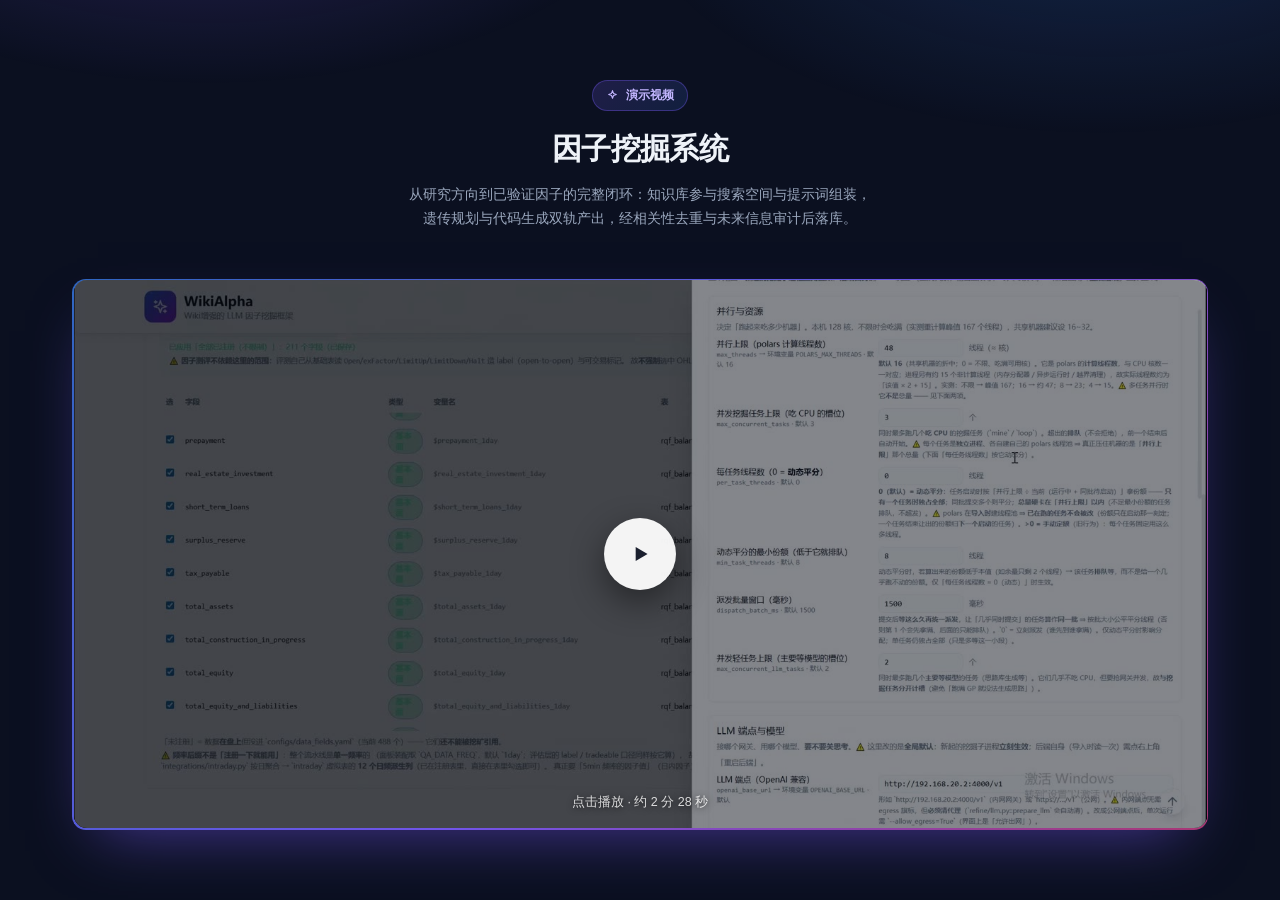
<file: index.html>
<!DOCTYPE html>
<html lang="zh-CN">
<head>
<meta charset="UTF-8" />
<meta name="viewport" content="width=device-width, initial-scale=1.0, viewport-fit=cover" />
<meta name="robots" content="noindex, nofollow, noarchive" />
<meta name="color-scheme" content="dark light" />
<title>因子挖掘系统 · 演示视频</title>
<meta name="description" content="量化因子挖掘系统演示视频" />
<link rel="icon" href="data:image/svg+xml,%3Csvg xmlns='http://www.w3.org/2000/svg' viewBox='0 0 24 24'%3E%3Cdefs%3E%3ClinearGradient id='g' x1='0' y1='0' x2='1' y2='1'%3E%3Cstop offset='0' stop-color='%233b82f6'/%3E%3Cstop offset='1' stop-color='%237c3aed'/%3E%3C/linearGradient%3E%3C/defs%3E%3Crect width='24' height='24' rx='6' fill='url(%23g)'/%3E%3Cpath d='M10 8.5l6 3.5-6 3.5z' fill='white'/%3E%3C/svg%3E" />
<style>
  *, *::before, *::after { box-sizing: border-box; }

  :root {
    --bg: #0b1020;
    --bg-2: #131a30;
    --fg: #eef2f8;
    --muted: #9aa7bd;
    --accent: #7c5cff;
    --accent-2: #3b82f6;
    --border: rgba(255, 255, 255, 0.1);
    --radius: 14px;
  }

  html, body { height: 100%; }

  body {
    margin: 0;
    background: var(--bg);
    color: var(--fg);
    font-family: ui-sans-serif, -apple-system, BlinkMacSystemFont, "Segoe UI",
      "PingFang SC", "Microsoft YaHei", "Hiragino Sans GB", sans-serif;
    font-size: 15px;
    line-height: 1.6;
    -webkit-font-smoothing: antialiased;
    display: flex;
    flex-direction: column;
    min-height: 100dvh;
    overflow-x: hidden;
  }

  /* 背景光晕 */
  body::before {
    content: "";
    position: fixed;
    inset: -20% -10% auto -10%;
    height: 70vh;
    background:
      radial-gradient(45% 60% at 22% 0%, rgba(124, 92, 255, 0.28), transparent 70%),
      radial-gradient(45% 60% at 80% 8%, rgba(59, 130, 246, 0.22), transparent 70%);
    pointer-events: none;
    z-index: 0;
  }

  .wrap {
    position: relative;
    z-index: 1;
    width: 100%;
    max-width: 1180px;
    margin: 0 auto;
    padding: 40px 22px 30px;
    flex: 1;
    display: flex;
    flex-direction: column;
    justify-content: center;
  }

  header { margin-bottom: 22px; text-align: center; }

  .eyebrow {
    display: inline-flex;
    align-items: center;
    gap: 7px;
    padding: 5px 13px;
    border-radius: 999px;
    margin-bottom: 14px;
    background: linear-gradient(135deg, rgba(124, 92, 255, 0.18), rgba(59, 130, 246, 0.14));
    border: 1px solid rgba(124, 92, 255, 0.34);
    color: #c3b6ff;
    font-size: 12px;
    font-weight: 600;
    letter-spacing: 0.02em;
  }

  h1 {
    margin: 0;
    font-size: clamp(21px, 3.2vw, 30px);
    font-weight: 700;
    letter-spacing: -0.02em;
  }

  .sub {
    margin: 10px auto 0;
    max-width: 62ch;
    color: var(--muted);
    font-size: 13.5px;
    line-height: 1.75;
  }

  /* 播放器 */
  .player {
    position: relative;
    margin: 26px auto 0;
    width: 100%;
    border-radius: var(--radius);
    padding: 1.5px;
    background: linear-gradient(135deg, rgba(59, 130, 246, 0.75), rgba(124, 92, 255, 0.9) 55%, rgba(236, 72, 153, 0.7));
    box-shadow: 0 26px 60px -26px rgba(124, 92, 255, 0.55);
  }

  .player-inner {
    position: relative;
    border-radius: calc(var(--radius) - 1px);
    background: #000;
    overflow: hidden;
  }

  video {
    display: block;
    width: 100%;
    height: auto;
    max-height: 74vh;
    background: #000;
    vertical-align: middle;
  }

  /* 海报层：点击后才加载视频，省流量 */
  .poster {
    position: absolute;
    inset: 0;
    display: flex;
    align-items: center;
    justify-content: center;
    background: #080c17;
    cursor: pointer;
    border: none;
    padding: 0;
    width: 100%;
    height: 100%;
    color: inherit;
    font: inherit;
  }

  .poster img {
    position: absolute;
    inset: 0;
    width: 100%;
    height: 100%;
    object-fit: cover;
    opacity: 0.5;
  }

  .poster[hidden] { display: none; }

  .play-btn {
    position: relative;
    display: flex;
    align-items: center;
    justify-content: center;
    width: 72px;
    height: 72px;
    border-radius: 50%;
    background: rgba(255, 255, 255, 0.94);
    color: #1a1f2e;
    box-shadow: 0 12px 34px rgba(0, 0, 0, 0.45);
    transition: transform 0.18s ease, box-shadow 0.18s ease;
  }

  .poster:hover .play-btn { transform: scale(1.08); box-shadow: 0 16px 42px rgba(0, 0, 0, 0.55); }
  .poster:focus-visible .play-btn { outline: 3px solid var(--accent); outline-offset: 4px; }

  .poster-hint {
    position: absolute;
    left: 0;
    right: 0;
    bottom: 16px;
    text-align: center;
    font-size: 12.5px;
    color: rgba(255, 255, 255, 0.82);
    text-shadow: 0 1px 6px rgba(0, 0, 0, 0.7);
  }

  code {
    font-family: ui-monospace, "Cascadia Mono", Consolas, monospace;
    background: rgba(255, 255, 255, 0.08);
    padding: 1.5px 6px;
    border-radius: 4px;
    font-size: 0.94em;
  }

  @media (max-width: 640px) {
    .wrap { padding: 26px 14px 22px; }
    video { max-height: 56vh; }
    .play-btn { width: 60px; height: 60px; }
    header { margin-bottom: 16px; }
  }

  @media (prefers-reduced-motion: reduce) {
    * { transition-duration: 0.01ms !important; }
  }
</style>
</head>
<body>
  <div class="wrap">
    <header>
      <span class="eyebrow">
        <svg width="13" height="13" viewBox="0 0 24 24" fill="none" stroke="currentColor"
             stroke-width="2" stroke-linecap="round" stroke-linejoin="round" aria-hidden="true">
          <path d="M12 3l1.9 5.1L19 10l-5.1 1.9L12 17l-1.9-5.1L5 10l5.1-1.9z"/>
        </svg>
        演示视频
      </span>
      <h1>因子挖掘系统</h1>
      <p class="sub">
        从研究方向到已验证因子的完整闭环：知识库参与搜索空间与提示词组装，
        遗传规划与代码生成双轨产出，经相关性去重与未来信息审计后落库。
      </p>
    </header>

    <div class="player">
      <div class="player-inner">
        <video id="v" controls preload="none" playsinline
               poster="media/poster.jpg" width="2560" height="1238">
          <!-- 优先 AV1（体积更小、保留原分辨率），不支持时回落到 H.264 -->
          <source src="media/av1.mp4" type="video/mp4" />
          <source src="media/h264.mp4" type="video/mp4" />
          你的浏览器不支持 HTML5 视频，请
          <a href="media/h264.mp4">下载观看</a>。
        </video>

        <button class="poster" id="poster" type="button" aria-label="播放演示视频">
          <img src="media/poster.jpg" alt="" />
          <span class="play-btn">
            <svg width="26" height="26" viewBox="0 0 24 24" fill="currentColor" aria-hidden="true">
              <path d="M8 5.5v13l11-6.5z"/>
            </svg>
          </span>
          <span class="poster-hint">点击播放 · 约 2 分 28 秒</span>
        </button>
      </div>
    </div>
  </div>

  <script>
    (function () {
      var v = document.getElementById('v');
      var poster = document.getElementById('poster');

      function play() {
        poster.hidden = true;
        v.play().catch(function () {
          // 若浏览器拒绝自动播放，回退到原生控件让用户手动点
          v.controls = true;
          poster.hidden = true;
        });
      }

      poster.addEventListener('click', play);

      // 视频播完回到海报态
      v.addEventListener('ended', function () {
        poster.hidden = false;
        v.currentTime = 0;
      });

      // 键盘可达：焦点在海报上时回车/空格播放
      poster.addEventListener('keydown', function (e) {
        if (e.key === 'Enter' || e.key === ' ') { e.preventDefault(); play(); }
      });
    })();
  </script>
</body>
</html>
</file>
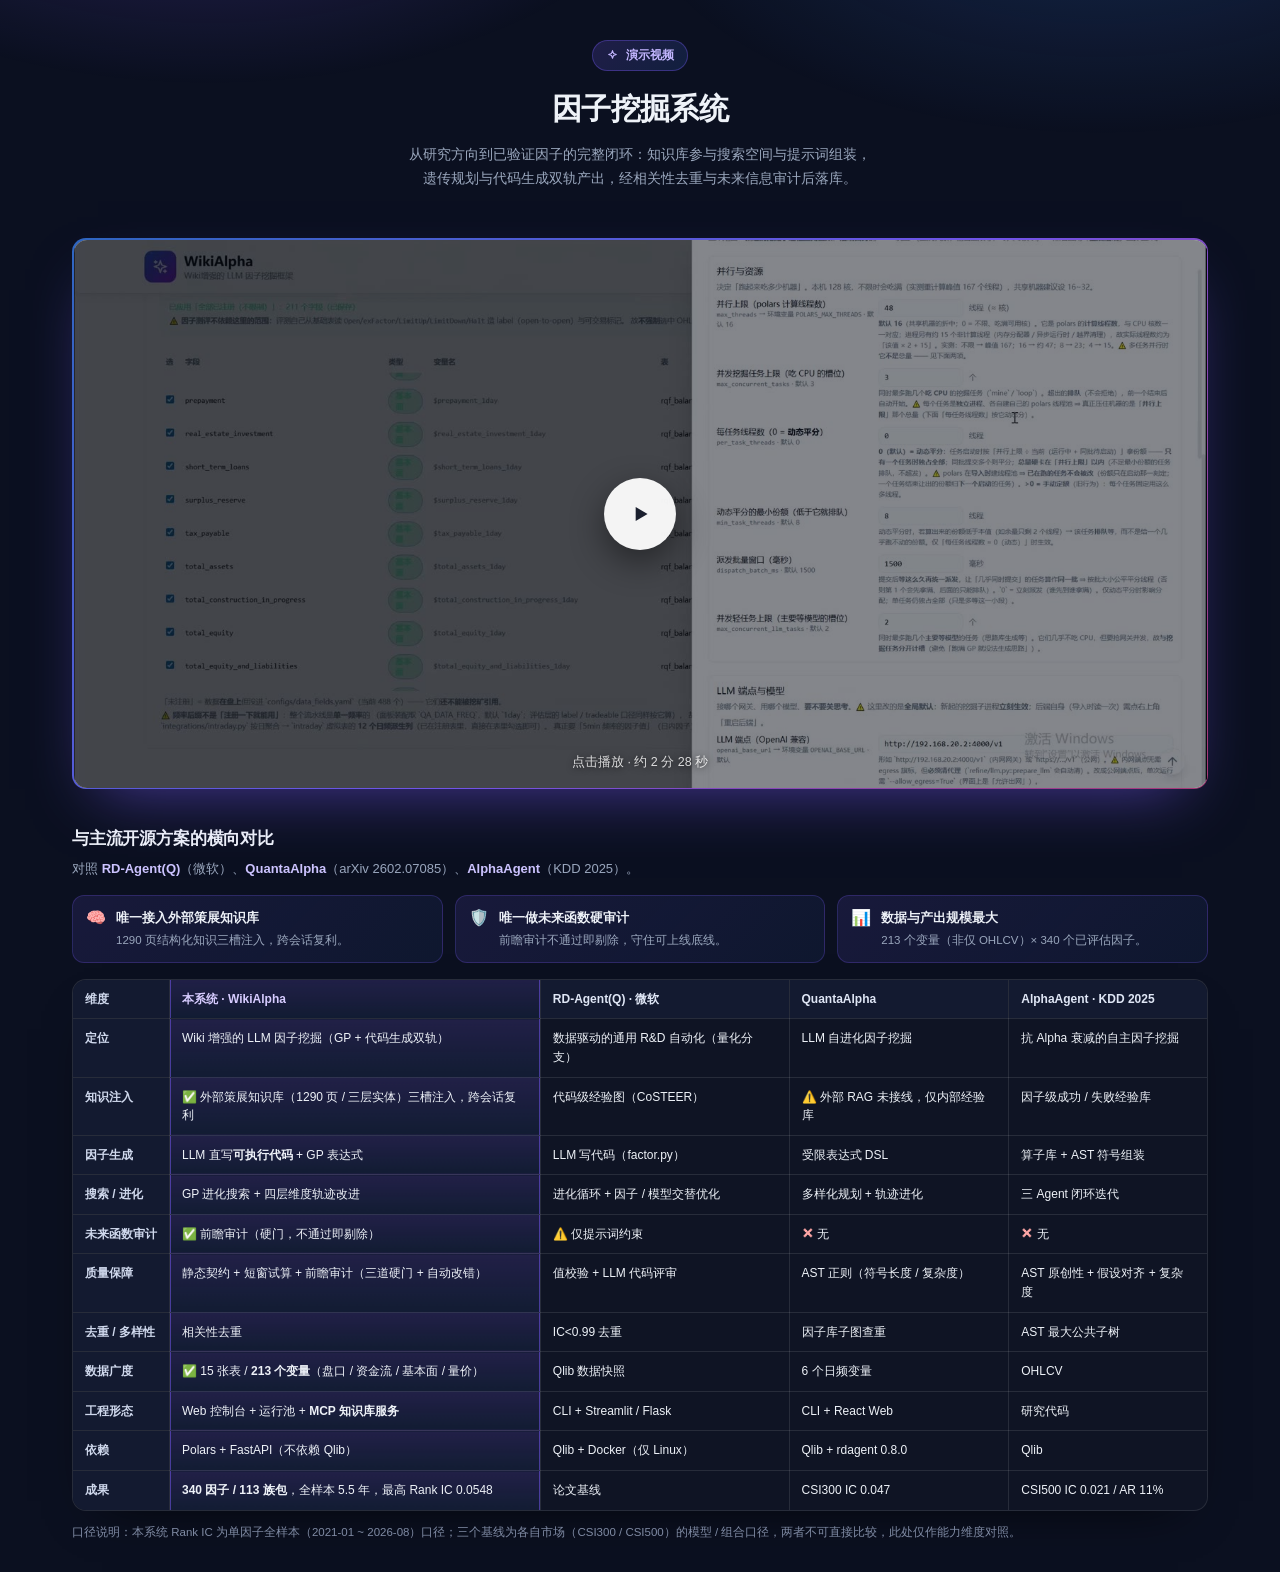
<file: site/index.html>
<!DOCTYPE html>
<html lang="zh-CN">
<head>
<meta charset="UTF-8" />
<meta name="viewport" content="width=device-width, initial-scale=1.0, viewport-fit=cover" />
<meta name="robots" content="noindex, nofollow, noarchive" />
<meta name="color-scheme" content="dark light" />
<title>因子挖掘系统 · 演示视频</title>
<meta name="description" content="量化因子挖掘系统演示视频" />
<link rel="icon" href="data:image/svg+xml,%3Csvg xmlns='http://www.w3.org/2000/svg' viewBox='0 0 24 24'%3E%3Cdefs%3E%3ClinearGradient id='g' x1='0' y1='0' x2='1' y2='1'%3E%3Cstop offset='0' stop-color='%233b82f6'/%3E%3Cstop offset='1' stop-color='%237c3aed'/%3E%3C/linearGradient%3E%3C/defs%3E%3Crect width='24' height='24' rx='6' fill='url(%23g)'/%3E%3Cpath d='M10 8.5l6 3.5-6 3.5z' fill='white'/%3E%3C/svg%3E" />
<style>
  *, *::before, *::after { box-sizing: border-box; }

  :root {
    --bg: #0b1020;
    --bg-2: #131a30;
    --fg: #eef2f8;
    --muted: #9aa7bd;
    --accent: #7c5cff;
    --accent-2: #3b82f6;
    --border: rgba(255, 255, 255, 0.1);
    --radius: 14px;
  }

  html, body { height: 100%; }

  body {
    margin: 0;
    background: var(--bg);
    color: var(--fg);
    font-family: ui-sans-serif, -apple-system, BlinkMacSystemFont, "Segoe UI",
      "PingFang SC", "Microsoft YaHei", "Hiragino Sans GB", sans-serif;
    font-size: 15px;
    line-height: 1.6;
    -webkit-font-smoothing: antialiased;
    display: flex;
    flex-direction: column;
    min-height: 100dvh;
    overflow-x: hidden;
  }

  /* 背景光晕 */
  body::before {
    content: "";
    position: fixed;
    inset: -20% -10% auto -10%;
    height: 70vh;
    background:
      radial-gradient(45% 60% at 22% 0%, rgba(124, 92, 255, 0.28), transparent 70%),
      radial-gradient(45% 60% at 80% 8%, rgba(59, 130, 246, 0.22), transparent 70%);
    pointer-events: none;
    z-index: 0;
  }

  .wrap {
    position: relative;
    z-index: 1;
    width: 100%;
    max-width: 1180px;
    margin: 0 auto;
    padding: 40px 22px 30px;
    flex: 1;
    display: flex;
    flex-direction: column;
    justify-content: center;
  }

  header { margin-bottom: 22px; text-align: center; }

  .eyebrow {
    display: inline-flex;
    align-items: center;
    gap: 7px;
    padding: 5px 13px;
    border-radius: 999px;
    margin-bottom: 14px;
    background: linear-gradient(135deg, rgba(124, 92, 255, 0.18), rgba(59, 130, 246, 0.14));
    border: 1px solid rgba(124, 92, 255, 0.34);
    color: #c3b6ff;
    font-size: 12px;
    font-weight: 600;
    letter-spacing: 0.02em;
  }

  h1 {
    margin: 0;
    font-size: clamp(21px, 3.2vw, 30px);
    font-weight: 700;
    letter-spacing: -0.02em;
  }

  .sub {
    margin: 10px auto 0;
    max-width: 62ch;
    color: var(--muted);
    font-size: 13.5px;
    line-height: 1.75;
  }

  /* 播放器 */
  .player {
    position: relative;
    margin: 26px auto 0;
    width: 100%;
    border-radius: var(--radius);
    padding: 1.5px;
    background: linear-gradient(135deg, rgba(59, 130, 246, 0.75), rgba(124, 92, 255, 0.9) 55%, rgba(236, 72, 153, 0.7));
    box-shadow: 0 26px 60px -26px rgba(124, 92, 255, 0.55);
  }

  .player-inner {
    position: relative;
    border-radius: calc(var(--radius) - 1px);
    background: #000;
    overflow: hidden;
  }

  video {
    display: block;
    width: 100%;
    height: auto;
    max-height: 74vh;
    background: #000;
    vertical-align: middle;
  }

  /* 海报层：视频下载完成前显示，点击后播放 */
  .poster {
    position: absolute;
    inset: 0;
    display: flex;
    align-items: center;
    justify-content: center;
    background: #080c17;
    cursor: pointer;
    border: none;
    padding: 0;
    width: 100%;
    height: 100%;
    color: inherit;
    font: inherit;
  }

  /* 下载完成前禁用点击，避免误以为没反应 */
  .poster[data-loading="1"] { cursor: progress; }

  .poster img {
    position: absolute;
    inset: 0;
    width: 100%;
    height: 100%;
    object-fit: cover;
    opacity: 0.5;
  }

  .poster[hidden] { display: none; }

  /* 下载进度条 */
  .dl {
    position: absolute;
    left: 0;
    right: 0;
    bottom: 0;
    height: 3px;
    background: rgba(255, 255, 255, 0.14);
    overflow: hidden;
  }

  .dl[hidden] { display: none; }

  .dl i {
    display: block;
    height: 100%;
    width: 0;
    background: linear-gradient(90deg, var(--accent-2), var(--accent));
    transition: width 0.2s ease;
  }

  .play-btn {
    position: relative;
    display: flex;
    align-items: center;
    justify-content: center;
    width: 72px;
    height: 72px;
    border-radius: 50%;
    background: rgba(255, 255, 255, 0.94);
    color: #1a1f2e;
    box-shadow: 0 12px 34px rgba(0, 0, 0, 0.45);
    transition: transform 0.18s ease, box-shadow 0.18s ease;
  }

  .poster:hover .play-btn { transform: scale(1.08); box-shadow: 0 16px 42px rgba(0, 0, 0, 0.55); }
  .poster:focus-visible .play-btn { outline: 3px solid var(--accent); outline-offset: 4px; }

  .poster-hint {
    position: absolute;
    left: 0;
    right: 0;
    bottom: 16px;
    text-align: center;
    font-size: 12.5px;
    color: rgba(255, 255, 255, 0.82);
    text-shadow: 0 1px 6px rgba(0, 0, 0, 0.7);
  }

  code {
    font-family: ui-monospace, "Cascadia Mono", Consolas, monospace;
    background: rgba(255, 255, 255, 0.08);
    padding: 1.5px 6px;
    border-radius: 4px;
    font-size: 0.94em;
  }

  /* 横向对比 */
  .compare { margin-top: 36px; }
  .compare h2 { margin: 0 0 6px; font-size: 17px; font-weight: 700; letter-spacing: -0.01em; }
  .compare .lead { margin: 0 0 16px; color: var(--muted); font-size: 13px; }
  .compare .lead b { color: #cdc4ff; font-weight: 600; }

  .facts { display: grid; grid-template-columns: repeat(3, 1fr); gap: 12px; margin-bottom: 16px; }
  .fact {
    display: flex; gap: 10px; align-items: flex-start;
    padding: 12px 13px; border-radius: 12px;
    background: linear-gradient(135deg, rgba(124, 92, 255, 0.12), rgba(59, 130, 246, 0.07));
    border: 1px solid rgba(124, 92, 255, 0.24);
  }
  .fact .ic { font-size: 16px; line-height: 1.3; }
  .fact b { display: block; font-size: 12.5px; margin-bottom: 3px; }
  .fact p { margin: 0; color: var(--muted); font-size: 11.5px; line-height: 1.6; }

  .tablewrap {
    overflow-x: auto;
    border: 1px solid var(--border);
    border-radius: var(--radius);
    background: rgba(255, 255, 255, 0.02);
    box-shadow: 0 20px 50px -30px rgba(0, 0, 0, 0.9);
  }
  table.cmp { border-collapse: collapse; width: 100%; min-width: 900px; font-size: 12px; }
  table.cmp th, table.cmp td {
    padding: 10px 12px; text-align: left; vertical-align: top; line-height: 1.55;
    border-bottom: 1px solid var(--border); border-right: 1px solid var(--border);
  }
  table.cmp tr:last-child td { border-bottom: none; }
  table.cmp th:last-child, table.cmp td:last-child { border-right: none; }
  table.cmp thead th {
    position: sticky; top: 0; z-index: 2;
    background: var(--bg-2); color: #dfe6f5; font-weight: 600; white-space: nowrap;
  }
  table.cmp th.dim, table.cmp td.dim {
    position: sticky; left: 0; z-index: 1;
    background: var(--bg-2); font-weight: 600; white-space: nowrap; color: #cfd8ec;
  }
  table.cmp thead th.dim { z-index: 3; }
  table.cmp .ours {
    background: linear-gradient(180deg, rgba(124, 92, 255, 0.16), rgba(59, 130, 246, 0.07));
    box-shadow: inset 1px 0 0 rgba(124, 92, 255, 0.5), inset -1px 0 0 rgba(124, 92, 255, 0.5);
  }
  table.cmp thead th.ours { color: #d7ccff; }
  table.cmp .yes { color: #6ee7b7; font-weight: 600; }
  table.cmp .warn { color: #fcd34d; }
  table.cmp .no { color: #fca5a5; font-weight: 600; }
  table.cmp .dim b { color: #eef2f8; }

  .compare .note { margin: 12px 0 0; color: #7f8aa3; font-size: 11.5px; line-height: 1.7; }

  @media (max-width: 760px) {
    .facts { grid-template-columns: 1fr; }
  }

  @media (max-width: 640px) {
    .wrap { padding: 26px 14px 22px; }
    video { max-height: 56vh; }
    .play-btn { width: 60px; height: 60px; }
    header { margin-bottom: 16px; }
  }

  @media (prefers-reduced-motion: reduce) {
    * { transition-duration: 0.01ms !important; }
  }
</style>
</head>
<body>
  <div class="wrap">
    <header>
      <span class="eyebrow">
        <svg width="13" height="13" viewBox="0 0 24 24" fill="none" stroke="currentColor"
             stroke-width="2" stroke-linecap="round" stroke-linejoin="round" aria-hidden="true">
          <path d="M12 3l1.9 5.1L19 10l-5.1 1.9L12 17l-1.9-5.1L5 10l5.1-1.9z"/>
        </svg>
        演示视频
      </span>
      <h1>因子挖掘系统</h1>
      <p class="sub">
        从研究方向到已验证因子的完整闭环：知识库参与搜索空间与提示词组装，
        遗传规划与代码生成双轨产出，经相关性去重与未来信息审计后落库。
      </p>
    </header>

    <div class="player">
      <div class="player-inner">
        <video id="v" preload="none" playsinline
               width="2560" height="1238"></video>

        <button class="poster" id="poster" type="button" aria-label="播放演示视频">
          <img src="media/poster.jpg" alt="" />
          <span class="play-btn">
            <svg width="26" height="26" viewBox="0 0 24 24" fill="currentColor" aria-hidden="true">
              <path d="M8 5.5v13l11-6.5z"/>
            </svg>
          </span>
          <span class="poster-hint" id="hint">正在加载视频…</span>
          <span class="dl" id="dl"><i id="dlfill"></i></span>
        </button>
      </div>
    </div>

    <section class="compare">
      <h2>与主流开源方案的横向对比</h2>
      <p class="lead">对照 <b>RD-Agent(Q)</b>（微软）、<b>QuantaAlpha</b>（arXiv 2602.07085）、<b>AlphaAgent</b>（KDD 2025）。</p>

      <div class="facts">
        <div class="fact">
          <span class="ic">🧠</span>
          <div><b>唯一接入外部策展知识库</b><p>1290 页结构化知识三槽注入，跨会话复利。</p></div>
        </div>
        <div class="fact">
          <span class="ic">🛡️</span>
          <div><b>唯一做未来函数硬审计</b><p>前瞻审计不通过即剔除，守住可上线底线。</p></div>
        </div>
        <div class="fact">
          <span class="ic">📊</span>
          <div><b>数据与产出规模最大</b><p>213 个变量（非仅 OHLCV）× 340 个已评估因子。</p></div>
        </div>
      </div>

      <div class="tablewrap">
        <table class="cmp">
          <thead>
            <tr>
              <th class="dim">维度</th>
              <th class="ours">本系统 · WikiAlpha</th>
              <th>RD-Agent(Q) · 微软</th>
              <th>QuantaAlpha</th>
              <th>AlphaAgent · KDD 2025</th>
            </tr>
          </thead>
          <tbody>
            <tr><td class="dim">定位</td><td class="ours">Wiki 增强的 LLM 因子挖掘（GP + 代码生成双轨）</td><td>数据驱动的通用 R&amp;D 自动化（量化分支）</td><td>LLM 自进化因子挖掘</td><td>抗 Alpha 衰减的自主因子挖掘</td></tr>
            <tr><td class="dim">知识注入</td><td class="ours"><span class="yes">✅</span> 外部策展知识库（1290 页 / 三层实体）三槽注入，跨会话复利</td><td>代码级经验图（CoSTEER）</td><td><span class="warn">⚠️</span> 外部 RAG 未接线，仅内部经验库</td><td>因子级成功 / 失败经验库</td></tr>
            <tr><td class="dim">因子生成</td><td class="ours">LLM 直写<b>可执行代码</b> + GP 表达式</td><td>LLM 写代码（factor.py）</td><td>受限表达式 DSL</td><td>算子库 + AST 符号组装</td></tr>
            <tr><td class="dim">搜索 / 进化</td><td class="ours">GP 进化搜索 + 四层维度轨迹改进</td><td>进化循环 + 因子 / 模型交替优化</td><td>多样化规划 + 轨迹进化</td><td>三 Agent 闭环迭代</td></tr>
            <tr><td class="dim">未来函数审计</td><td class="ours"><span class="yes">✅</span> 前瞻审计（硬门，不通过即剔除）</td><td><span class="warn">⚠️</span> 仅提示词约束</td><td><span class="no">✕</span> 无</td><td><span class="no">✕</span> 无</td></tr>
            <tr><td class="dim">质量保障</td><td class="ours">静态契约 + 短窗试算 + 前瞻审计（三道硬门 + 自动改错）</td><td>值校验 + LLM 代码评审</td><td>AST 正则（符号长度 / 复杂度）</td><td>AST 原创性 + 假设对齐 + 复杂度</td></tr>
            <tr><td class="dim">去重 / 多样性</td><td class="ours">相关性去重</td><td>IC&lt;0.99 去重</td><td>因子库子图查重</td><td>AST 最大公共子树</td></tr>
            <tr><td class="dim">数据广度</td><td class="ours"><span class="yes">✅</span> 15 张表 / <b>213 个变量</b>（盘口 / 资金流 / 基本面 / 量价）</td><td>Qlib 数据快照</td><td>6 个日频变量</td><td>OHLCV</td></tr>
            <tr><td class="dim">工程形态</td><td class="ours">Web 控制台 + 运行池 + <b>MCP 知识库服务</b></td><td>CLI + Streamlit / Flask</td><td>CLI + React Web</td><td>研究代码</td></tr>
            <tr><td class="dim">依赖</td><td class="ours">Polars + FastAPI（不依赖 Qlib）</td><td>Qlib + Docker（仅 Linux）</td><td>Qlib + rdagent 0.8.0</td><td>Qlib</td></tr>
            <tr><td class="dim">成果</td><td class="ours"><b>340 因子 / 113 族包</b>，全样本 5.5 年，最高 Rank IC 0.0548</td><td>论文基线</td><td>CSI300 IC 0.047</td><td>CSI500 IC 0.021 / AR 11%</td></tr>
          </tbody>
        </table>
      </div>

      <p class="note">口径说明：本系统 Rank IC 为单因子全样本（2021-01 ~ 2026-08）口径；三个基线为各自市场（CSI300 / CSI500）的模型 / 组合口径，两者不可直接比较，此处仅作能力维度对照。</p>
    </section>
  </div>

  <script>
    (function () {
      var v = document.getElementById('v');
      var poster = document.getElementById('poster');
      var hint = document.getElementById('hint');
      var dl = document.getElementById('dl');
      var dlfill = document.getElementById('dlfill');

      // 选源：支持 AV1 就用它（更小、保留原分辨率），否则回退 H.264
      var probe = document.createElement('video');
      var SRC = probe.canPlayType('video/mp4; codecs="av01.0.05M.08"')
        ? 'media/av1.mp4'
        : 'media/h264.mp4';

      var ready = false;        // 是否已备好可播放的源
      var pendingPlay = false;  // 用户在下载途中点了播放
      var blobUrl = null;

      function setHint(t) { hint.textContent = t; }

      function play() {
        if (!ready) { pendingPlay = true; return; }
        poster.hidden = true;
        v.controls = true;
        v.play().catch(function () { /* 被拒时保留控制条，用户可手动点 */ });
      }

      // 先把整段视频下载到本地（Blob），再播放。
      //
      // 为什么不用直链流式播放：本环境的分段传输不可用，
      // 直链播放时 video.seekable 会是 [0,0]，进度条拖不动（会弹回）。
      // 整段下载到本地后，媒体完全可用，任意跳转都成立 —— 不依赖服务器支持 Range。
      function load() {
        setHint('正在加载视频…');
        dl.hidden = false;
        poster.dataset.loading = '1';

        fetch(SRC)
          .then(function (r) {
            if (!r.ok) throw new Error('HTTP ' + r.status);
            var total = Number(r.headers.get('content-length')) || 0;
            if (!r.body || !total) return r.blob();
            var reader = r.body.getReader();
            var chunks = [];
            var got = 0;
            return (function pump() {
              return reader.read().then(function (res) {
                if (res.done) return new Blob(chunks, { type: 'video/mp4' });
                chunks.push(res.value);
                got += res.value.length;
                var pct = Math.min(100, Math.round((got / total) * 100));
                dlfill.style.width = pct + '%';
                setHint('正在加载视频 ' + pct + '%');
                return pump();
              });
            })();
          })
          .then(function (blob) {
            blobUrl = URL.createObjectURL(blob);
            v.src = blobUrl;
            v.preload = 'auto';
            ready = true;
            dl.hidden = true;
            delete poster.dataset.loading;
            setHint('点击播放 · 约 2 分 28 秒');
            if (pendingPlay) play();
          })
          .catch(function () {
            // 回退：直接用直链。能正常播放，但进度条可能拖不动。
            v.src = SRC;
            v.preload = 'metadata';
            ready = true;
            dl.hidden = true;
            delete poster.dataset.loading;
            setHint('点击播放 · 约 2 分 28 秒');
            if (pendingPlay) play();
          });
      }

      poster.addEventListener('click', function () {
        // 下载还没好：记下意图，好了自动播
        play();
      });

      // 播完回到封面态
      v.addEventListener('ended', function () {
        poster.hidden = false;
        v.controls = false;
        v.currentTime = 0;
      });

      // 键盘可达
      poster.addEventListener('keydown', function (e) {
        if (e.key === 'Enter' || e.key === ' ') { e.preventDefault(); play(); }
      });

      load();
    })();
  </script>
</body>
</html>
</file>
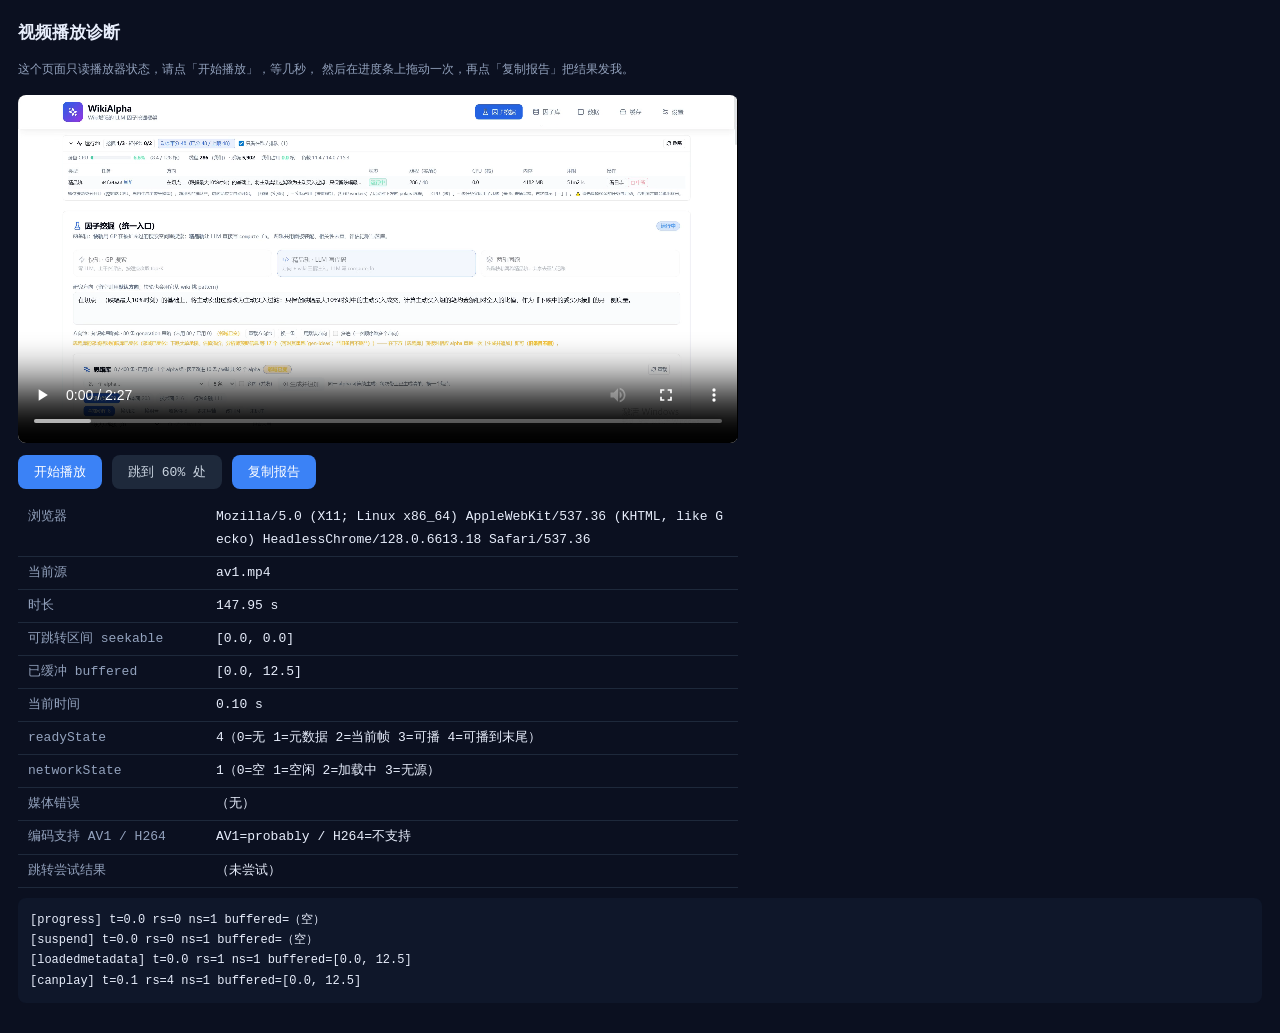
<file: site/diag.html>
<!DOCTYPE html>
<html lang="zh-CN">
<head>
<meta charset="UTF-8" />
<meta name="viewport" content="width=device-width, initial-scale=1.0" />
<meta name="robots" content="noindex, nofollow, noarchive" />
<title>视频诊断</title>
<style>
  :root { color-scheme: dark; }
  body {
    margin: 0; padding: 18px;
    background: #0b1020; color: #e8eefc;
    font-family: ui-monospace, "Cascadia Mono", Consolas, monospace;
    font-size: 13px; line-height: 1.7;
  }
  h1 { font-size: 17px; margin: 0 0 4px; font-family: system-ui, sans-serif; }
  .sub { color: #93a2bd; font-size: 12px; margin-bottom: 16px; font-family: system-ui, sans-serif; }
  video { width: 100%; max-width: 720px; background: #000; border-radius: 8px; display: block; }
  .row { display: flex; gap: 10px; flex-wrap: wrap; margin: 12px 0; }
  button {
    padding: 8px 16px; border: 0; border-radius: 8px; cursor: pointer;
    background: #3b82f6; color: #fff; font-size: 13px; font-family: inherit;
  }
  button.ghost { background: #1e293b; color: #cbd5e1; }
  table { border-collapse: collapse; width: 100%; max-width: 720px; margin-top: 8px; }
  td { padding: 5px 10px; border-bottom: 1px solid #1e293b; vertical-align: top; }
  td.k { color: #93a2bd; white-space: nowrap; width: 168px; }
  td.v { color: #e8eefc; word-break: break-all; }
  .ok { color: #4ade80; }
  .bad { color: #f87171; }
  .warn { color: #fbbf24; }
  pre {
    background: #0f172a; padding: 12px; border-radius: 8px; overflow: auto;
    max-height: 320px; font-size: 12px; margin-top: 10px;
  }
</style>
</head>
<body>
  <h1>视频播放诊断</h1>
  <p class="sub">
    这个页面只读播放器状态，请点「开始播放」，等几秒，
    然后在进度条上拖动一次，再点「复制报告」把结果发我。
  </p>

  <video id="v" preload="metadata" playsinline controls
         src="/media/av1.mp4"></video>

  <div class="row">
    <button id="play">开始播放</button>
    <button id="seek" class="ghost">跳到 60% 处</button>
    <button id="copy">复制报告</button>
  </div>

  <table>
    <tr><td class="k">浏览器</td><td class="v" id="ua"></td></tr>
    <tr><td class="k">当前源</td><td class="v" id="src"></td></tr>
    <tr><td class="k">时长</td><td class="v" id="dur"></td></tr>
    <tr><td class="k">可跳转区间 seekable</td><td class="v" id="seekable"></td></tr>
    <tr><td class="k">已缓冲 buffered</td><td class="v" id="buffered"></td></tr>
    <tr><td class="k">当前时间</td><td class="v" id="cur"></td></tr>
    <tr><td class="k">readyState</td><td class="v" id="rs"></td></tr>
    <tr><td class="k">networkState</td><td class="v" id="ns"></td></tr>
    <tr><td class="k">媒体错误</td><td class="v" id="err"></td></tr>
    <tr><td class="k">编码支持 AV1 / H264</td><td class="v" id="codec"></td></tr>
    <tr><td class="k">跳转尝试结果</td><td class="v" id="seekres">（未尝试）</td></tr>
  </table>

  <pre id="log"></pre>

  <script>
    var v = document.getElementById('v');
    var log = document.getElementById('log');
    var events = [];

    function fmt(ranges) {
      var out = [];
      for (var i = 0; i < ranges.length; i++) {
        out.push('[' + ranges.start(i).toFixed(1) + ', ' + ranges.end(i).toFixed(1) + ']');
      }
      return out.length ? out.join(' ') : '（空）';
    }

    function refresh() {
      document.getElementById('ua').textContent = navigator.userAgent;
      document.getElementById('src').textContent = (v.currentSrc || '（未加载）').split('/').pop().split('?')[0];
      document.getElementById('dur').textContent =
        Number.isFinite(v.duration) ? v.duration.toFixed(2) + ' s' : String(v.duration);
      document.getElementById('seekable').textContent = fmt(v.seekable);
      document.getElementById('buffered').textContent = fmt(v.buffered);
      document.getElementById('cur').textContent = Number.isFinite(v.currentTime)
        ? v.currentTime.toFixed(2) + ' s' : String(v.currentTime);
      document.getElementById('rs').textContent = v.readyState +
        '（0=无 1=元数据 2=当前帧 3=可播 4=可播到末尾）';
      document.getElementById('ns').textContent = v.networkState +
        '（0=空 1=空闲 2=加载中 3=无源）';
      document.getElementById('err').textContent = v.error
        ? ('code=' + v.error.code + ' ' + (v.error.message || '')) : '（无）';
      var probe = document.createElement('video');
      document.getElementById('codec').textContent =
        'AV1=' + (probe.canPlayType('video/mp4; codecs="av01.0.05M.08"') || '不支持') +
        ' / H264=' + (probe.canPlayType('video/mp4; codecs="avc1.640028"') || '不支持');
    }

    document.getElementById('play').addEventListener('click', function () {
      v.play().then(function () { events.push('play() 成功'); log.textContent = events.join('\n'); })
        .catch(function (e) { events.push('play() 失败: ' + e); log.textContent = events.join('\n'); });
      refresh();
    });

    document.getElementById('seek').addEventListener('click', function () {
      var target = Math.round(v.duration * 0.6);
      var before = v.currentTime;
      v.currentTime = target;
      events.push('尝试跳转: ' + before.toFixed(1) + 's -> ' + target + 's');
      log.textContent = events.join('\n');
      setTimeout(function () {
        var back = Math.abs(v.currentTime - target) < 3;
        document.getElementById('seekres').innerHTML = back
          ? '<span class="ok">成功，当前 ' + v.currentTime.toFixed(1) + 's</span>'
          : '<span class="bad">弹回了！目标 ' + target + 's，实际 ' +
            v.currentTime.toFixed(1) + 's</span>';
        events.push(back ? '结果: 成功 ' + v.currentTime.toFixed(1) + 's'
                         : '结果: 弹回 ' + v.currentTime.toFixed(1) + 's');
        log.textContent = events.join('\n');
        refresh();
      }, 2500);
    });

    document.getElementById('copy').addEventListener('click', function () {
      var lines = [
        '--- 视频诊断报告 ---',
        'UA: ' + navigator.userAgent,
        '当前源: ' + (v.currentSrc || '(未加载)'),
        '时长: ' + v.duration,
        'seekable: ' + fmt(v.seekable),
        'buffered: ' + fmt(v.buffered),
        'currentTime: ' + v.currentTime,
        'readyState: ' + v.readyState,
        'networkState: ' + v.networkState,
        '错误: ' + (v.error ? v.error.code + ' ' + v.error.message : '无'),
        '编码: ' + document.getElementById('codec').textContent,
        '--- 事件 ---'
      ].concat(events);
      var text = lines.join('\n');
      navigator.clipboard.writeText(text).then(
        function () { alert('已复制。请把它发给我。\n\n' + text); },
        function () { alert('复制失败，请手动全选下方文本：\n\n' + text); }
      );
    });

    ['loadedmetadata', 'progress', 'seeking', 'seeked', 'stalled', 'suspend',
     'waiting', 'error', 'canplay', 'playing', 'pause'].forEach(function (name) {
      v.addEventListener(name, function () {
        events.push('[' + name + '] t=' + v.currentTime.toFixed(1) +
                    ' rs=' + v.readyState + ' ns=' + v.networkState +
                    ' buffered=' + fmt(v.buffered));
        if (events.length > 60) events.shift();
        log.textContent = events.join('\n');
        refresh();
      });
    });

    setInterval(refresh, 500);
    refresh();
  </script>
</body>
</html>
</file>
